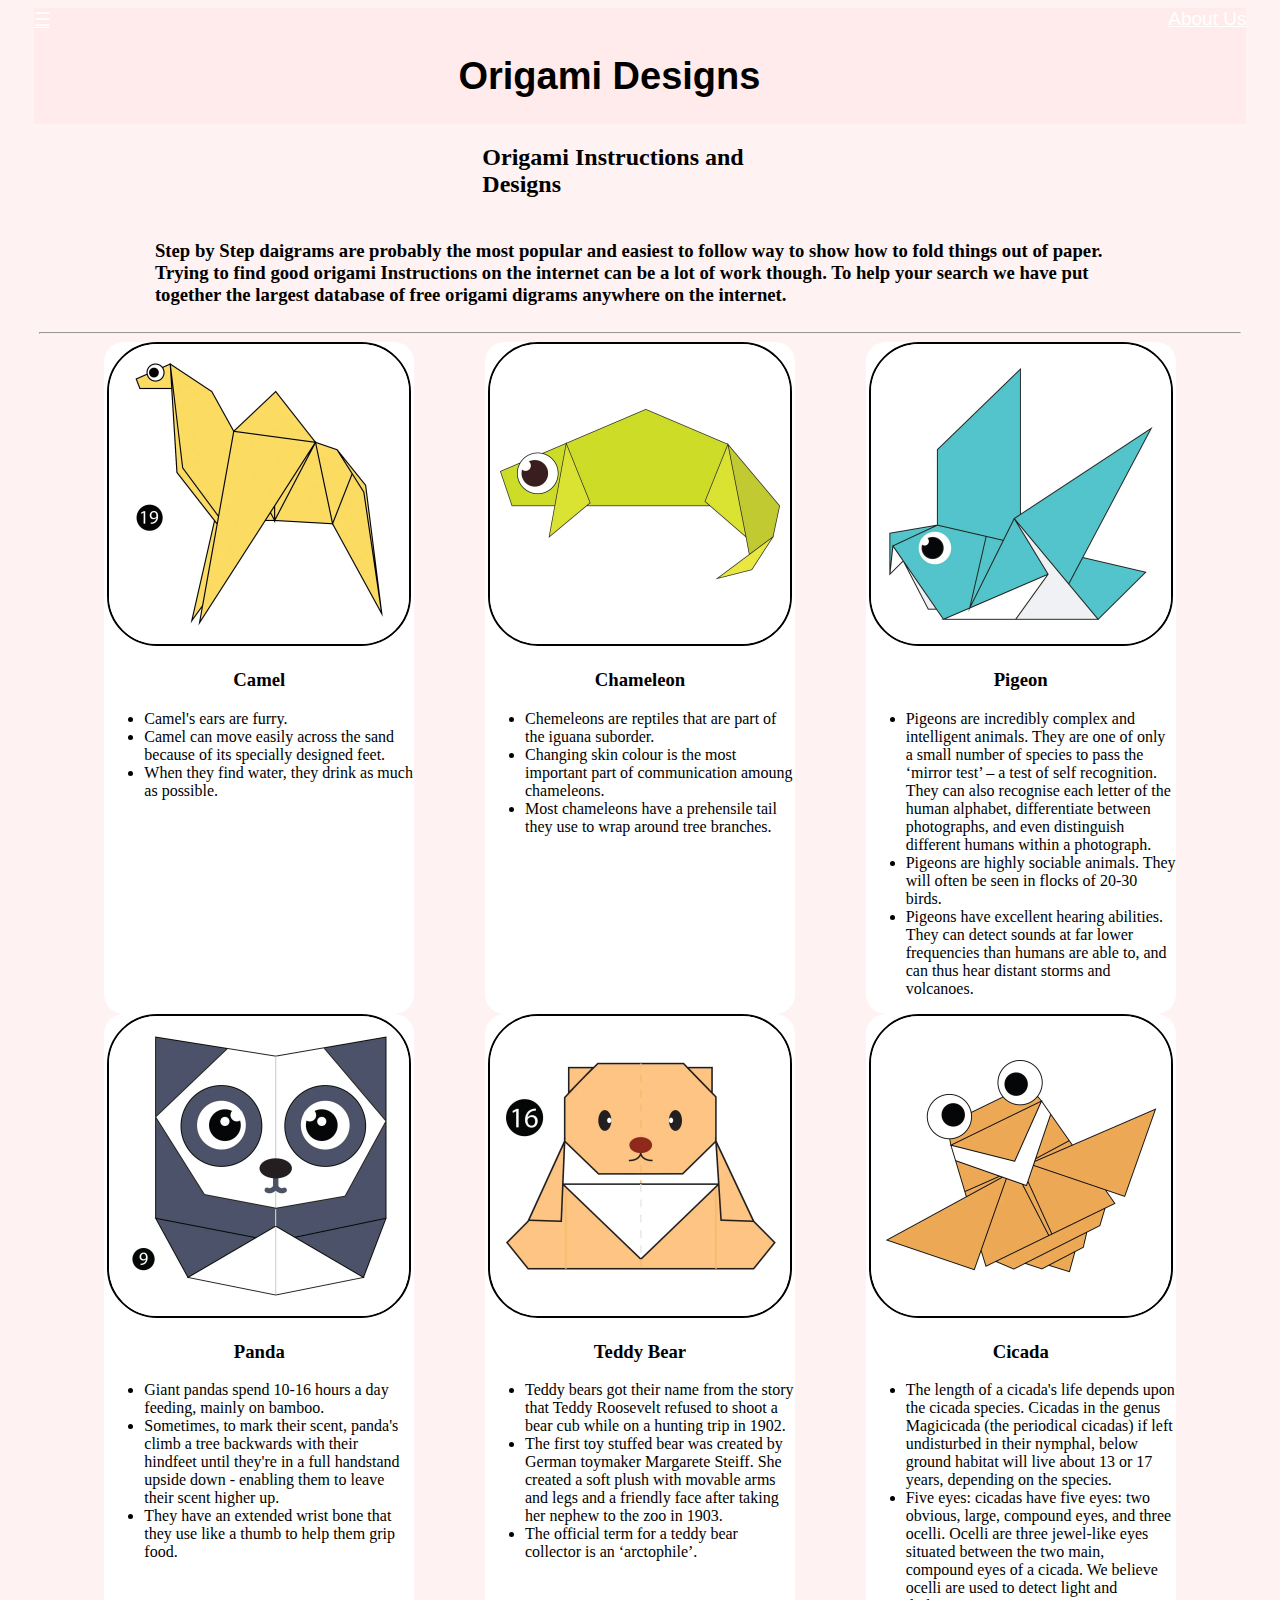
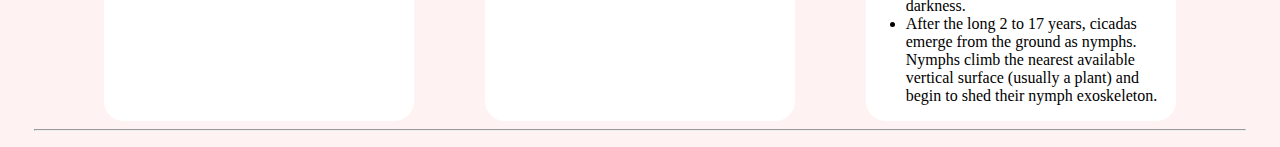
<file: index.html>
<!DOCTYPE html>
<html lang="en">
        <head>
            <title>
                ORIGAMI DESIGNS
            </title>

        </head>

        <link rel = "stylesheet" type = "text/css" href = "style.css" />

        <body>
            
            <div class="header">
                <div class="menu">
                    <div><a href ="#">☰</a></div>
                    <div>‎<h1>Origami Designs</h1></div>
                    <div><a href="about.html">About Us</a></div>
                </div>
            </div>

        <div class="grid">
            <div class="bodyimg">
                   <h2> Origami Instructions and Designs </h2>

                <h3><br>
                    Step by Step daigrams are probably the most popular and easiest to follow way to show how to fold things out of paper.
                    Trying to find good origami Instructions on the internet can be a lot of work though. To help your search we have put 
                    together the largest database of free origami digrams anywhere on the internet.
                </h3>
            </div>
            
            <hr width =1200px >

            <div class="grid"> 
                <div class ="origami">
                    <center>    
                    <a href = "https://origami.me/camel/"><img src="camel.webp" width=300 height=300/></a>
                    <h3> Camel </h3>
                    </center>   

                    <p>
                        <ul>
                            <li>Camel's ears are furry.</li>
                            <li>Camel can move easily across the sand because of its specially designed feet.</li>
                            <li>When they find water, they drink as much as possible.</li>
                        </ul>
                    </p> 
                </div>

                <div class="origami">
                    <center>
                    <a href = "https://origami.me/chameleon/"><img src="chameleon.webp" width=300 height=300 class="center"/></a>
                    <h3> Chameleon </h3>
                    </center>
                <p>
                    <ul>
                        <li>Chemeleons are reptiles that are part of the iguana suborder.</li>
                        <li>Changing skin colour is the most important part of communication amoung chameleons.</li>
                        <li>Most chameleons have a prehensile tail they use to wrap around tree branches.</li>
                    </ul>
                </p>
                </div>

                <div class="origami">
                    <center>
                    <a href = "https://origami.me/pigeon/"><img src="pigeon.webp" width=300 height=300/></a>
                    <h3> Pigeon</h3>
                    </center>
                <p>
                    <ul>
                        <li>Pigeons are incredibly complex and intelligent animals. They are one of only a small number of species to pass the ‘mirror test’ – a test of self recognition. They can also recognise each letter of the human alphabet, differentiate between photographs, and even distinguish different humans within a photograph.</li>
                        <li>Pigeons are highly sociable animals. They will often be seen in flocks of 20-30 birds.</li>
                        <li>Pigeons have excellent hearing abilities. They can detect sounds at far lower frequencies than humans are able to, and can thus hear distant storms and volcanoes.</li>
                    </ul>
                </p>
        </div>

                <div class="origami">
                    <center>
                    <a href = "https://origami.me/panda/"><img src="panda.webp" width=300 height=300/></a>
                    <h3> Panda </h3>
                    </center>    
                <p>
                    <ul>
                        <li>Giant pandas spend 10-16 hours a day feeding, mainly on bamboo.</li>
                        <li>Sometimes, to mark their scent, panda's climb a tree backwards with their hindfeet until they're in a full handstand upside down - enabling them to leave their scent higher up.</li>
                        <li>They have an extended wrist bone that they use like a thumb to help them grip food.</li>
                    </ul>
                </p>
            </div>

                <div class="origami">
                    <center>    
                    <a href = "https://origami.me/teddy-bear/"><img src="teddy.webp" width="300" height="300"/></a>
                    <h3>Teddy Bear</h3>
                    </center>
                <p>
                    <ul>
                        <li>Teddy bears got their name from the story that Teddy Roosevelt refused to shoot a bear cub while on a hunting trip in 1902.</li>
                        <li>The first toy stuffed bear was created by German toymaker Margarete Steiff. She created a soft plush with movable arms and legs and a friendly face after taking her nephew to the zoo in 1903.</li>
                        <li>The official term for a teddy bear collector is an ‘arctophile’.</li>
                    </ul>
                </p>
            </div>

        <div class="origami">
                    <center>  
                    <a href = "https://origami.me/flying-cicada/"><img src="cicada.webp" width=300 height=300/></a>
                    <h3> Cicada</h3>
                    </center>

                <p>
                    <ul>
                        <li>The length of a cicada's life depends upon the cicada species. Cicadas in the genus Magicicada (the periodical cicadas) if left undisturbed in their nymphal, below ground habitat will live about 13 or 17 years, depending on the species.</li>
                        <li>Five eyes: cicadas have five eyes: two obvious, large, compound eyes, and three ocelli. Ocelli are three jewel-like eyes situated between the two main, compound eyes of a cicada. We believe ocelli are used to detect light and darkness.</li>
                        <li>After the long 2 to 17 years, cicadas emerge from the ground as nymphs. Nymphs climb the nearest available vertical surface (usually a plant) and begin to shed their nymph exoskeleton.</li>
                    </ul>
                </p>
        </div>
    </div>

                <hr width =1500px >

        </body>
        </html>
</file>
<file: style.css>
h1,h2,h3 {
   justify-content: center;
   color: black;
}

.bodyimg h3{
padding-left: 10%;
padding-right: 10%;
}

.bodyimg h2{
   padding-left: 37%;
   padding-right: 37%;
   }
   

.site-description{
   display: flex; 
   flex-direction: column; 
   justify-content: first baseline; 
} 


.grid{ 
   display: flex; 
   flex-wrap: wrap ;
   justify-content: space-evenly;

} 

.grid img{
   border: 2px solid rgb(0, 0, 0);
   border-radius: 50px;
}

.origami{

   border-radius: 20px;
   background-color: white;

   width: 310px;
   font-family: fantasy;
}

body{
   background-color:rgb(255, 242, 242) ;
   padding-left: 2%;
   padding-right: 2%;
}

.menu{
    display: flex;
    justify-content: space-between;
    background-color: rgb(255, 235, 235);
    font-size: 19px;
    font-family: sans-serif;
    font-weight: 400;
    color: white;
} 

a:link{
    color: #ffffff; 
} 

a:visited{
    color: #ffffff; 
}
</file>
